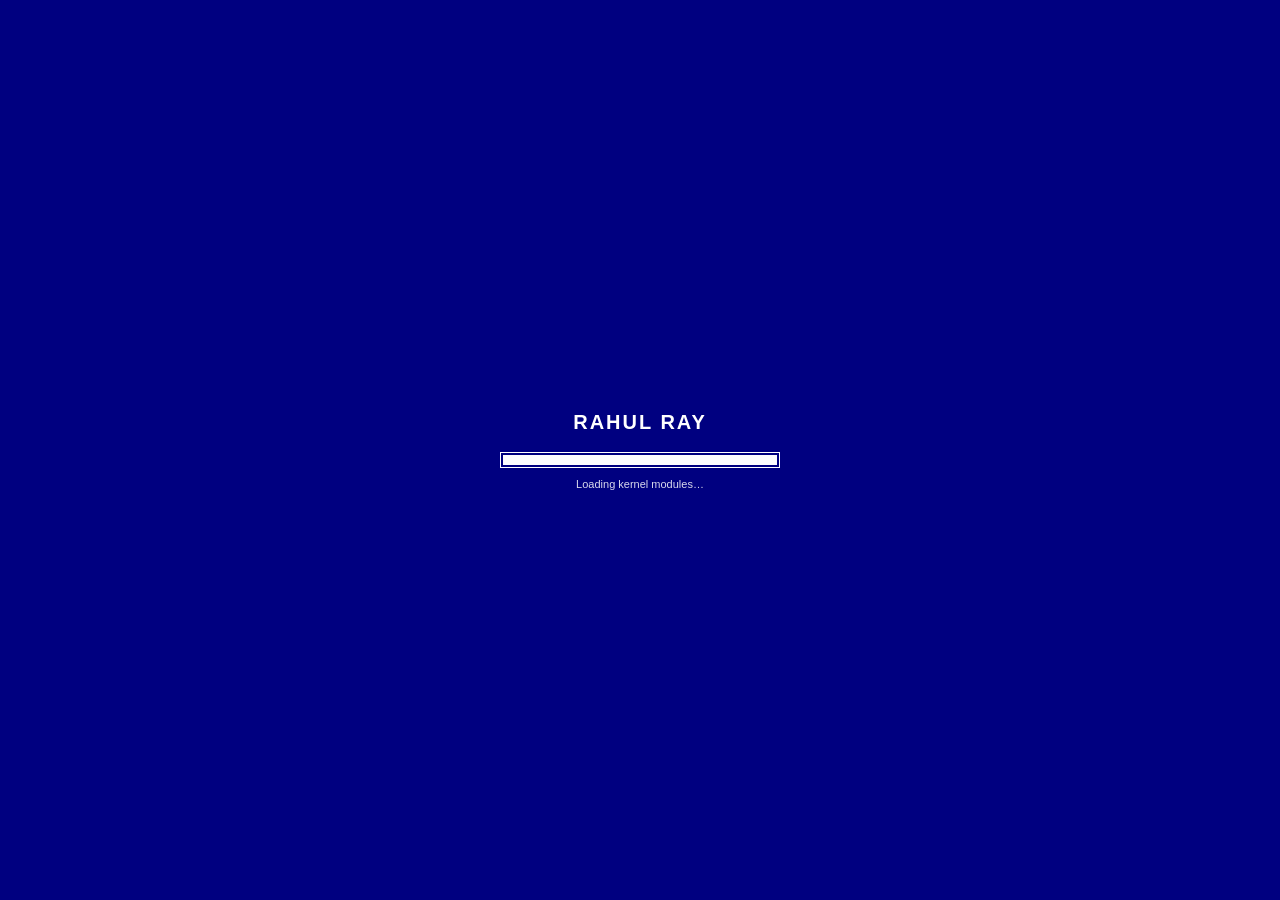
<file: index.html>
<!DOCTYPE html>
<html lang="en">

<head>
    <meta charset="UTF-8">
    <meta name="viewport" content="width=device-width, initial-scale=1.0">
    <title>Rahul Ray — Software Engineer</title>
    <meta name="description"
        content="Rahul Ray — Software Engineer at ICAR-IASRI building backend systems with Python, FastAPI and AWS. Explore my portfolio as a retro Windows 95 desktop.">
    <meta name="theme-color" content="#000080">

    <!-- Link previews (LinkedIn, Slack, X, WhatsApp…) -->
    <link rel="canonical" href="https://r4hulr.github.io/resume-win/">
    <meta property="og:type" content="website">
    <meta property="og:url" content="https://r4hulr.github.io/resume-win/">
    <meta property="og:title" content="Rahul Ray — Software Engineer">
    <meta property="og:description"
        content="Backend & distributed systems engineer. Python · FastAPI · AWS. Explore my portfolio as a retro Windows 95 desktop.">
    <meta property="og:image" content="https://r4hulr.github.io/resume-win/og-image.jpg">
    <meta property="og:image:width" content="1200">
    <meta property="og:image:height" content="630">
    <meta name="twitter:card" content="summary_large_image">

    <link rel="icon" type="image/png" href="favicon.png">
    <link rel="alternate" type="text/html" href="resume.html" title="Plain résumé">
    <link rel="stylesheet" href="styles.css">
</head>

<body>

    <a class="skip-link" href="resume.html">Skip to plain résumé</a>

    <div id="space-bg" class="has-photo">
        <div class="stars-b"></div>
        <div class="stars-a"></div>
        <div class="moon"></div>
        <div class="planet-ring"></div>
        <svg class="ship" viewBox="0 0 100 40" xmlns="http://www.w3.org/2000/svg">
            <polygon points="0,20 55,14 100,20 55,26" fill="#cfd8e6" />
            <polygon points="30,20 55,10 70,20 55,20" fill="#8fa4c2" />
            <circle cx="20" cy="20" r="3" fill="#ffdf8a" />
            <ellipse cx="-4" cy="20" rx="10" ry="2.4" fill="#7fd1ff" opacity="0.6" />
        </svg>
        <div class="ridge"></div>
        <div class="horizon"></div>
    </div>

    <div id="boot-screen">
        <div class="bt">RAHUL RAY</div>
        <div class="bp">
            <div class="bp-fill" id="bp-fill"></div>
        </div>
        <div class="bs">Starting up…</div>
    </div>

    <!-- ===== Desktop icons ===== -->
    <div id="desktop-icons">
        <div class="dicon" tabindex="0" data-open="about">
            <div class="glyph">
                <svg class="ico-pc" width="34" height="34" viewBox="0 0 24 24">
                    <rect x="2" y="3" width="20" height="13" rx="1" />
                    <rect class="screen" x="4" y="5" width="16" height="9" />
                    <rect x="9" y="17" width="6" height="3" />
                    <rect x="6" y="20" width="12" height="1.5" />
                </svg>
            </div>
            <div class="label">About Me</div>
        </div>
        <div class="dicon" tabindex="0" data-open="experience">
            <div class="glyph">
                <svg class="ico-folder" width="34" height="34" viewBox="0 0 24 24">
                    <rect x="2" y="6" width="20" height="14" rx="1" />
                    <path d="M2 6 L2 4 L9 4 L11 6 Z" />
                </svg>
            </div>
            <div class="label">Experience</div>
        </div>
        <div class="dicon" tabindex="0" data-open="skills">
            <div class="glyph">
                <svg class="ico-doc" width="30" height="34" viewBox="0 0 20 24">
                    <rect x="1" y="1" width="18" height="22" />
                    <line x1="4" y1="6" x2="16" y2="6" />
                    <line x1="4" y1="10" x2="16" y2="10" />
                    <line x1="4" y1="14" x2="13" y2="14" />
                </svg>
            </div>
            <div class="label">Skills.txt</div>
        </div>
        <div class="dicon" tabindex="0" data-open="projects">
            <div class="glyph">
                <svg class="ico-folder" width="34" height="34" viewBox="0 0 24 24">
                    <rect x="2" y="6" width="20" height="14" rx="1" />
                    <path d="M2 6 L2 4 L9 4 L11 6 Z" />
                </svg>
            </div>
            <div class="label">Projects</div>
        </div>
        <div class="dicon" tabindex="0" data-open="blog">
            <div class="glyph">
                <!-- Internet Explorer globe icon -->
                <svg width="34" height="34" viewBox="0 0 34 34">
                    <circle cx="17" cy="17" r="15" fill="#1084d0" />
                    <circle cx="17" cy="17" r="15" fill="none" stroke="#005a9e" stroke-width="0.8" />
                    <!-- globe lines -->
                    <ellipse cx="17" cy="17" rx="6" ry="15" fill="none" stroke="#fff" stroke-width="1.2" />
                    <line x1="2" y1="17" x2="32" y2="17" stroke="#fff" stroke-width="1.2" />
                    <path d="M5 10 Q17 14 29 10" fill="none" stroke="#fff" stroke-width="1" />
                    <path d="M5 24 Q17 20 29 24" fill="none" stroke="#fff" stroke-width="1" />
                    <!-- IE 'e' hint -->
                    <text x="17" y="21" text-anchor="middle" font-size="9" font-weight="bold" fill="#fff" font-family="Arial" opacity="0.9">e</text>
                </svg>
            </div>
            <div class="label">Blog (IE)</div>
        </div>
        <div class="dicon" tabindex="0" data-open="resume">
            <div class="glyph">
                <svg class="ico-doc" width="30" height="34" viewBox="0 0 20 24">
                    <rect x="1" y="1" width="18" height="22" />
                    <line x1="4" y1="6" x2="16" y2="6" />
                    <line x1="4" y1="10" x2="16" y2="10" />
                    <line x1="4" y1="14" x2="13" y2="14" />
                    <line x1="4" y1="18" x2="10" y2="18" />
                </svg>
            </div>
            <div class="label">Resume.pdf</div>
        </div>
        <div class="dicon" tabindex="0" data-open="contact">
            <div class="glyph">
                <svg class="ico-mail" width="34" height="26" viewBox="0 0 24 18">
                    <path d="M1 1 H23 V17 H1 Z" />
                    <path d="M1 1 L12 10 L23 1" fill="none" />
                </svg>
            </div>
            <div class="label">Contact Me</div>
        </div>
        <div class="dicon" tabindex="0" data-href="https://github.com/R4hulR">
            <div class="glyph">
                <svg width="30" height="30" viewBox="0 0 16 16">
                    <circle class="ico-github" cx="8" cy="8" r="8" />
                    <path fill="#fff"
                        d="M8 1.3a6.7 6.7 0 0 0-2.1 13c.3.1.5-.2.5-.4v-1.4c-1.9.4-2.3-.8-2.3-.8-.3-.8-.7-1-.7-1-.6-.4 0-.4 0-.4.7 0 1 .7 1 .7.6 1 1.6.7 2 .6.1-.4.2-.7.4-.9-1.5-.2-3-.8-3-3.4 0-.7.3-1.4.7-1.9-.1-.2-.3-1 .1-2 0 0 .6-.2 1.9.7a6.6 6.6 0 0 1 3.4 0c1.3-.9 1.9-.7 1.9-.7.4 1 .2 1.8.1 2 .5.5.7 1.2.7 1.9 0 2.6-1.6 3.2-3 3.4.2.2.4.6.4 1.2v1.8c0 .2.2.5.5.4A6.7 6.7 0 0 0 8 1.3Z" />
                </svg>
            </div>
            <div class="label">GitHub</div>
        </div>
        <div class="dicon" tabindex="0" data-href="https://www.linkedin.com/in/r4hulray">
            <div class="glyph">
                <svg width="30" height="30" viewBox="0 0 24 24">
                    <rect x="1" y="1" width="22" height="22" rx="2" fill="#0a66c2" /><text x="12" y="17" font-size="13"
                        font-weight="bold" fill="#fff" text-anchor="middle" font-family="Arial">in</text>
                </svg>
            </div>
            <div class="label">LinkedIn</div>
        </div>
        <div class="dicon" tabindex="0" data-open="terminal">
            <div class="glyph">
                <svg width="34" height="30" viewBox="0 0 24 20">
                    <rect x="1" y="1" width="22" height="18" fill="#000" stroke="#c0c0c0" />
                    <rect x="1" y="1" width="22" height="3" fill="#000080" />
                    <text x="3" y="14" font-size="7" font-weight="bold" fill="#c0c0c0" font-family="Courier New">C:\&gt;</text>
                </svg>
            </div>
            <div class="label">MS-DOS Prompt</div>
        </div>
        <div class="dicon" tabindex="0" data-open="games">
            <div class="glyph">
                <svg class="ico-folder" width="34" height="34" viewBox="0 0 24 24">
                    <rect x="2" y="6" width="20" height="14" rx="1" />
                    <path d="M2 6 L2 4 L9 4 L11 6 Z" />
                    <circle cx="12" cy="13" r="3.2" fill="#c0392b" stroke="#6b1a12" stroke-width="0.8" />
                </svg>
            </div>
            <div class="label">Games</div>
        </div>
        <div class="dicon" tabindex="0" data-open="bin">
            <div class="glyph">
                <svg class="ico-bin" width="28" height="32" viewBox="0 0 16 18">
                    <path d="M2 4 H14 L13 17 H3 Z" />
                    <rect x="1" y="2" width="14" height="2" />
                    <rect x="6" y="0" width="4" height="2" />
                </svg>
            </div>
            <div class="label">Recycle Bin</div>
        </div>
    </div>

    <!-- ===== ABOUT WINDOW ===== -->
    <div class="window raised" id="win-about" style="top:60px;left:130px;width:520px;height:430px;">
        <div class="titlebar">
            <div class="tb-left">
                <svg width="14" height="14" viewBox="0 0 24 24">
                    <rect x="2" y="3" width="20" height="13" rx="1" fill="#c0c0c0" stroke="#555" />
                    <rect x="4" y="5" width="16" height="9" fill="#3a6ea5" />
                </svg>
                <span>About Me — Rahul Ray</span>
            </div>
            <div class="tb-buttons">
                <button class="win95" data-min>_</button>
                <button class="win95" data-max>▢</button>
                <button class="win95" data-close>✕</button>
            </div>
        </div>
        <div class="window-body" id="about-body">
            <!-- rendered by script.js / renderAbout() -->
        </div>
        <div class="statusbar">Ready</div>
    </div>

    <!-- ===== EXPERIENCE WINDOW ===== -->
    <div class="window raised" id="win-experience" style="top:90px;left:170px;width:560px;height:460px;">
        <div class="titlebar">
            <div class="tb-left">
                <svg width="14" height="14" viewBox="0 0 24 24">
                    <rect x="2" y="6" width="20" height="14" rx="1" fill="#ffd651" stroke="#8a6d00" />
                </svg>
                <span>Experience</span>
            </div>
            <div class="tb-buttons">
                <button class="win95" data-min>_</button>
                <button class="win95" data-max>▢</button>
                <button class="win95" data-close>✕</button>
            </div>
        </div>
        <div class="window-body" id="experience-body">
            <!-- rendered by script.js / renderExperience() -->
        </div>
        <div class="statusbar" id="exp-statusbar"></div>
    </div>

    <!-- ===== SKILLS WINDOW ===== -->
    <div class="window raised" id="win-skills" style="top:70px;left:220px;width:420px;height:400px;">
        <div class="titlebar">
            <div class="tb-left">
                <svg width="14" height="14" viewBox="0 0 20 24">
                    <rect x="1" y="1" width="18" height="22" fill="#fff" stroke="#555" />
                    <line x1="4" y1="6" x2="16" y2="6" stroke="#7a9cc6" stroke-width="2" />
                </svg>
                <span>Skills.txt — Notepad</span>
            </div>
            <div class="tb-buttons">
                <button class="win95" data-min>_</button>
                <button class="win95" data-max>▢</button>
                <button class="win95" data-close>✕</button>
            </div>
        </div>
        <div class="window-body" id="skills-body" style="font-family:'Courier New',monospace;">
            <!-- rendered by script.js / renderSkills() -->
        </div>
        <div class="statusbar" id="skills-statusbar"></div>
    </div>

    <!-- ===== PROJECTS WINDOW ===== -->
    <div class="window raised" id="win-projects" style="top:50px;left:260px;width:600px;height:480px;">
        <div class="titlebar">
            <div class="tb-left">
                <svg width="14" height="14" viewBox="0 0 24 24">
                    <rect x="2" y="6" width="20" height="14" rx="1" fill="#ffd651" stroke="#8a6d00" />
                </svg>
                <span>Projects</span>
            </div>
            <div class="tb-buttons">
                <button class="win95" data-min>_</button>
                <button class="win95" data-max>▢</button>
                <button class="win95" data-close>✕</button>
            </div>
        </div>
        <div class="window-body" id="projects-body">
            <!-- rendered by script.js / renderProjects() -->
        </div>
        <div class="statusbar" id="proj-statusbar"></div>
    </div>

    <!-- ===== RESUME WINDOW ===== -->
    <div class="window raised" id="win-resume" style="top:30px;left:300px;width:640px;height:580px;">
        <div class="titlebar">
            <div class="tb-left">
                <svg width="14" height="14" viewBox="0 0 20 24">
                    <rect x="1" y="1" width="18" height="22" fill="#fff" stroke="#555" />
                    <line x1="4" y1="6" x2="16" y2="6" stroke="#7a9cc6" stroke-width="2" />
                </svg>
                <span>Resume.pdf</span>
            </div>
            <div class="tb-buttons">
                <button class="win95" data-min>_</button>
                <button class="win95" data-max>▢</button>
                <button class="win95" data-close>✕</button>
            </div>
        </div>
        <div class="ie-toolbar raised pdf-toolbar">
            <a class="win95" href="Rahul_Ray.pdf" download="Rahul_Ray.pdf" id="resume-link">💾 Download</a>
            <a class="win95" href="Rahul_Ray.pdf" target="_blank" rel="noopener">↗ Open in new tab</a>
            <a class="win95" href="resume.html">📃 Plain view</a>
        </div>
        <div class="window-body pdf-body">
            <!-- src is set on first open (script.js) so the PDF isn't fetched during boot -->
            <iframe id="resume-frame" title="Rahul Ray résumé (PDF)" data-src="Rahul_Ray.pdf#view=FitH"></iframe>
            <!-- shown instead of the iframe where browsers can't display PDFs inline (most phones) -->
            <div class="pdf-fallback">
                <svg width="46" height="56" viewBox="0 0 20 24">
                    <rect x="1" y="1" width="18" height="22" fill="#fff" stroke="#555" />
                    <line x1="4" y1="6" x2="16" y2="6" stroke="#7a9cc6" stroke-width="2" />
                    <line x1="4" y1="10" x2="16" y2="10" stroke="#7a9cc6" stroke-width="2" />
                    <line x1="4" y1="14" x2="13" y2="14" stroke="#7a9cc6" stroke-width="2" />
                </svg>
                <p>Rahul_Ray.pdf</p>
                <p class="hint">Your browser can't show PDFs here — use the buttons above.</p>
            </div>
        </div>
        <div class="statusbar">88 KB</div>
    </div>

    <!-- ===== CONTACT WINDOW ===== -->
    <div class="window raised" id="win-contact" style="top:100px;left:180px;width:420px;height:440px;">
        <div class="titlebar">
            <div class="tb-left">
                <svg width="14" height="14" viewBox="0 0 24 18">
                    <path d="M1 1 H23 V17 H1 Z" fill="#fff" stroke="#555" />
                </svg>
                <span>Contact Me</span>
            </div>
            <div class="tb-buttons">
                <button class="win95" data-min>_</button>
                <button class="win95" data-max>▢</button>
                <button class="win95" data-close>✕</button>
            </div>
        </div>
        <div class="window-body" id="contact-body">
            <!-- rendered by script.js / renderContact() -->
        </div>
        <div class="statusbar" id="contact-statusbar">Ready</div>
    </div>

    <!-- ===== MS-DOS PROMPT (TERMINAL) WINDOW ===== -->
    <div class="window raised" id="win-terminal" style="top:140px;left:300px;width:560px;height:340px;">
        <div class="titlebar">
            <div class="tb-left">
                <svg width="14" height="14" viewBox="0 0 24 20">
                    <rect x="1" y="1" width="22" height="18" fill="#000" stroke="#c0c0c0" />
                    <rect x="1" y="1" width="22" height="3" fill="#000080" />
                </svg>
                <span>MS-DOS Prompt</span>
            </div>
            <div class="tb-buttons">
                <button class="win95" data-min>_</button>
                <button class="win95" data-max>▢</button>
                <button class="win95" data-close>✕</button>
            </div>
        </div>
        <div class="window-body term-body" id="term-body">
            <div id="term-out"></div>
            <div class="term-line">
                <span class="term-prompt">C:\RAHUL&gt;</span>
                <input id="term-in" autocomplete="off" autocapitalize="off" spellcheck="false" aria-label="Terminal input">
            </div>
        </div>
    </div>

    <!-- ===== DISPLAY PROPERTIES WINDOW ===== -->
    <div class="window raised" id="win-display" style="top:70px;left:280px;width:360px;height:500px;">
        <div class="titlebar">
            <div class="tb-left">
                <svg width="14" height="14" viewBox="0 0 24 24">
                    <rect x="2" y="3" width="20" height="13" rx="1" fill="#c0c0c0" stroke="#555" />
                    <rect x="4" y="5" width="16" height="9" fill="#008080" />
                </svg>
                <span>Display Properties</span>
            </div>
            <div class="tb-buttons">
                <button class="win95" data-min>_</button>
                <button class="win95" data-max>▢</button>
                <button class="win95" data-close>✕</button>
            </div>
        </div>
        <div class="window-body" id="display-body">
            <!-- rendered by script.js / renderDisplay() -->
        </div>
        <div class="statusbar">Changes are saved automatically</div>
    </div>

    <!-- ===== RECYCLE BIN WINDOW ===== -->
    <div class="window raised" id="win-bin" style="top:100px;left:240px;width:560px;height:300px;">
        <div class="titlebar">
            <div class="tb-left">
                <svg width="14" height="14" viewBox="0 0 16 18">
                    <path d="M2 4 H14 L13 17 H3 Z" fill="#e5e5e5" stroke="#555" />
                    <rect x="1" y="2" width="14" height="2" fill="#e5e5e5" stroke="#555" />
                </svg>
                <span>Recycle Bin</span>
            </div>
            <div class="tb-buttons">
                <button class="win95" data-min>_</button>
                <button class="win95" data-max>▢</button>
                <button class="win95" data-close>✕</button>
            </div>
        </div>
        <div class="window-body bin-body" id="bin-body">
            <!-- rendered by script.js / renderBin() -->
        </div>
        <div class="statusbar" id="bin-statusbar"></div>
    </div>

    <!-- ===== GAMES FOLDER ===== -->
    <div class="window raised" id="win-games" style="top:90px;left:220px;width:380px;height:190px;">
        <div class="titlebar">
            <div class="tb-left">
                <svg width="14" height="14" viewBox="0 0 24 24">
                    <rect x="2" y="6" width="20" height="14" rx="1" fill="#ffd651" stroke="#8a6d00" />
                </svg>
                <span>Games</span>
            </div>
            <div class="tb-buttons">
                <button class="win95" data-min>_</button>
                <button class="win95" data-max>▢</button>
                <button class="win95" data-close>✕</button>
            </div>
        </div>
        <div class="window-body folder-view">
            <div class="dicon" tabindex="0" data-open="bugsquash">
                <div class="glyph">
                    <svg width="32" height="32" viewBox="0 0 24 24">
                        <path d="M6 11 L2 9 M6 15 L2 15 M6 19 L3 21 M18 11 L22 9 M18 15 L22 15 M18 19 L21 21"
                            stroke="#1d4a16" stroke-width="1.5" />
                        <ellipse cx="12" cy="14" rx="6" ry="7" fill="#3c8d2f" stroke="#1d4a16" />
                        <circle cx="12" cy="6" r="3.5" fill="#1d4a16" />
                    </svg>
                </div>
                <div class="label">Bug Squash</div>
            </div>
            <div class="dicon" tabindex="0" data-open="dodger">
                <div class="glyph">
                    <svg width="32" height="32" viewBox="0 0 24 24">
                        <rect width="24" height="24" rx="2" fill="#0a0a2a" />
                        <circle cx="5" cy="5" r=".8" fill="#fff" />
                        <circle cx="19" cy="19" r=".8" fill="#fff" />
                        <circle cx="17" cy="5" r=".6" fill="#fff" />
                        <polygon points="3,12 13,9.5 21,12 13,14.5" fill="#cfd8e6" />
                        <polygon points="9,12 13,8 16,12" fill="#8fa4c2" />
                    </svg>
                </div>
                <div class="label">Star Dodger</div>
            </div>
            <div class="dicon" tabindex="0" data-open="match">
                <div class="glyph">
                    <svg width="32" height="32" viewBox="0 0 24 24">
                        <rect x="2" y="5" width="12" height="16" rx="1" fill="#000080" stroke="#fff"
                            transform="rotate(-10 8 13)" />
                        <rect x="10" y="3" width="12" height="16" rx="1" fill="#fff" stroke="#555" />
                        <text x="16" y="14" font-size="7" text-anchor="middle" fill="#000080" font-family="Arial"
                            font-weight="bold">{ }</text>
                    </svg>
                </div>
                <div class="label">Tech Match</div>
            </div>
        </div>
        <div class="statusbar">3 object(s)</div>
    </div>

    <!-- ===== BUG SQUASH ===== -->
    <div class="window raised" id="win-bugsquash" style="top:60px;left:320px;width:360px;height:420px;">
        <div class="titlebar">
            <div class="tb-left">
                <svg width="14" height="14" viewBox="0 0 24 24">
                    <ellipse cx="12" cy="14" rx="6" ry="7" fill="#3c8d2f" stroke="#1d4a16" />
                    <circle cx="12" cy="6" r="3.5" fill="#1d4a16" />
                </svg>
                <span>Bug Squash</span>
            </div>
            <div class="tb-buttons">
                <button class="win95" data-min>_</button>
                <button class="win95" data-max>▢</button>
                <button class="win95" data-close>✕</button>
            </div>
        </div>
        <div class="window-body"><!-- rendered by games.js --></div>
        <div class="statusbar"></div>
    </div>

    <!-- ===== STAR DODGER ===== -->
    <div class="window raised" id="win-dodger" style="top:70px;left:260px;width:560px;height:400px;">
        <div class="titlebar">
            <div class="tb-left">
                <svg width="14" height="14" viewBox="0 0 24 24">
                    <rect width="24" height="24" rx="2" fill="#0a0a2a" />
                    <polygon points="3,12 13,9.5 21,12 13,14.5" fill="#cfd8e6" />
                </svg>
                <span>Star Dodger</span>
            </div>
            <div class="tb-buttons">
                <button class="win95" data-min>_</button>
                <button class="win95" data-max>▢</button>
                <button class="win95" data-close>✕</button>
            </div>
        </div>
        <div class="window-body game-canvas-body"><!-- rendered by games.js --></div>
        <div class="statusbar"></div>
    </div>

    <!-- ===== TECH MATCH ===== -->
    <div class="window raised" id="win-match" style="top:50px;left:300px;width:420px;height:440px;">
        <div class="titlebar">
            <div class="tb-left">
                <svg width="14" height="14" viewBox="0 0 24 24">
                    <rect x="10" y="3" width="12" height="16" rx="1" fill="#fff" stroke="#555" />
                    <rect x="2" y="5" width="12" height="16" rx="1" fill="#000080" stroke="#fff" />
                </svg>
                <span>Tech Match</span>
            </div>
            <div class="tb-buttons">
                <button class="win95" data-min>_</button>
                <button class="win95" data-max>▢</button>
                <button class="win95" data-close>✕</button>
            </div>
        </div>
        <div class="window-body"><!-- rendered by games.js --></div>
        <div class="statusbar"></div>
    </div>

    <!-- ===== BLOG / INTERNET EXPLORER WINDOW ===== -->
    <div class="window raised" id="win-blog" style="top:80px;left:200px;width:600px;height:480px;">
        <div class="titlebar">
            <div class="tb-left">
                <!-- IE globe icon (small, for titlebar) -->
                <svg width="14" height="14" viewBox="0 0 34 34">
                    <circle cx="17" cy="17" r="15" fill="#1084d0" />
                    <ellipse cx="17" cy="17" rx="6" ry="15" fill="none" stroke="#fff" stroke-width="1.5" />
                    <line x1="2" y1="17" x2="32" y2="17" stroke="#fff" stroke-width="1.5" />
                    <path d="M5 10 Q17 14 29 10" fill="none" stroke="#fff" stroke-width="1" />
                    <path d="M5 24 Q17 20 29 24" fill="none" stroke="#fff" stroke-width="1" />
                </svg>
                <span id="blog-title-text">Blog — Internet Explorer</span>
            </div>
            <div class="tb-buttons">
                <button class="win95" data-min>_</button>
                <button class="win95" data-max>▢</button>
                <button class="win95" data-close>✕</button>
            </div>
        </div>

        <!-- IE Toolbar -->
        <div class="ie-toolbar raised">
            <button class="win95 ie-nav-btn" id="blog-back" disabled title="Back">◄</button>
            <button class="win95 ie-nav-btn" id="blog-fwd" disabled title="Forward">►</button>
            <div class="ie-toolbar-sep"></div>
            <span class="ie-addr-label">Address</span>
            <div class="ie-addr-bar sunken" id="blog-addr">https://medium.com/@R4hulRay</div>
            <button class="win95 ie-go-btn" id="blog-go">Go</button>
        </div>

        <div class="window-body" id="blog-body">
            <!-- rendered by script.js / renderBlog() -->
        </div>

        <div class="statusbar ie-statusbar">
            <span class="ie-status-text" id="blog-status-text">Done</span>
            <span class="ie-zone">🌐 Internet zone</span>
        </div>
    </div>

    <!-- ===== Start Menu ===== -->
    <div id="start-menu" class="raised">
        <div class="sm-inner">
            <div class="sm-side"><span>RAHUL RAY</span></div>
            <div class="sm-items">
                <div class="sm-item" data-open="about"><span class="glyph">🖥</span> About Me</div>
                <div class="sm-item" data-open="experience"><span class="glyph">📁</span> Experience</div>
                <div class="sm-item" data-open="skills"><span class="glyph">📄</span> Skills</div>
                <div class="sm-item" data-open="projects"><span class="glyph">📁</span> Projects</div>
                <div class="sm-item" data-open="blog"><span class="glyph">🌐</span> Blog</div>
                <div class="sm-item" data-open="resume"><span class="glyph">📄</span> Resume</div>
                <div class="sm-item" data-href-self="resume.html"><span class="glyph">📃</span> Plain View</div>
                <div class="sm-item" data-open="contact"><span class="glyph">✉</span> Contact Me</div>
                <div class="sm-divider"></div>
                <div class="sm-item" data-open="games"><span class="glyph">🎮</span> Games</div>
                <div class="sm-item" data-open="terminal"><span class="glyph">▣</span> MS-DOS Prompt</div>
                <div class="sm-item" data-open="display"><span class="glyph">🎨</span> Display Properties</div>
                <div class="sm-divider"></div>
                <div class="sm-item" data-href="https://github.com/R4hulr"><span class="glyph">⌥</span> GitHub</div>
                <div class="sm-item" data-href="https://www.linkedin.com/in/r4hulray"><span class="glyph">in</span>
                    LinkedIn</div>
                <div class="sm-divider"></div>
                <div class="sm-item" data-action="shutdown"><span class="glyph">⏻</span> Shut Down…</div>
            </div>
        </div>
    </div>

    <!-- ===== Desktop right-click menu ===== -->
    <div id="ctx-menu" class="raised" role="menu">
        <div class="ctx-item" data-action="arrange">Arrange Icons</div>
        <div class="ctx-item" data-action="refresh">Refresh</div>
        <div class="sm-divider"></div>
        <div class="ctx-item" data-open="terminal">Open MS-DOS Prompt</div>
        <div class="ctx-item" data-open="bin">Open Recycle Bin</div>
        <div class="sm-divider"></div>
        <div class="ctx-item" data-open="display">Properties</div>
    </div>

    <div id="shutdown-screen">
        <p>It's now safe to turn off<br>your computer.</p>
        <small>Click anywhere to restart</small>
    </div>

    <div id="crt"></div>

    <!-- ===== Taskbar ===== -->
    <div id="taskbar">
        <button class="win95" id="start-btn">
            <svg class="star" viewBox="0 0 24 24">
                <path fill="#ffcc00" stroke="#a67c00" stroke-width="1"
                    d="M12 1 L15 8 L23 9 L17 14 L19 22 L12 18 L5 22 L7 14 L1 9 L9 8 Z" />
            </svg>
            Start
        </button>
        <div id="taskbar-sep"></div>
        <div id="taskbar-items"></div>
        <div id="tray" class="sunken">
            <button id="sound-btn" type="button" aria-pressed="false" title="Sound: off">
                <svg width="16" height="16" viewBox="0 0 16 16">
                    <path d="M2 6 H5 L9 2.5 V13.5 L5 10 H2 Z" fill="#fff" stroke="#000" stroke-width="1" />
                    <g class="snd-waves" fill="none" stroke="#000" stroke-width="1.2">
                        <path d="M11 5.5 Q12.5 8 11 10.5" />
                        <path d="M12.8 3.8 Q15.4 8 12.8 12.2" />
                    </g>
                    <g class="snd-mute" stroke="#c00" stroke-width="1.6">
                        <line x1="11" y1="5.5" x2="15" y2="10.5" />
                        <line x1="15" y1="5.5" x2="11" y2="10.5" />
                    </g>
                </svg>
            </button>
            <span id="clock"></span>
        </div>
    </div>

    <canvas id="screensaver" aria-hidden="true"></canvas>

    <script src="data.js"></script>
    <script src="sound.js"></script>
    <script src="games.js"></script>
    <script src="script.js"></script>
</body>

</html>
</file>
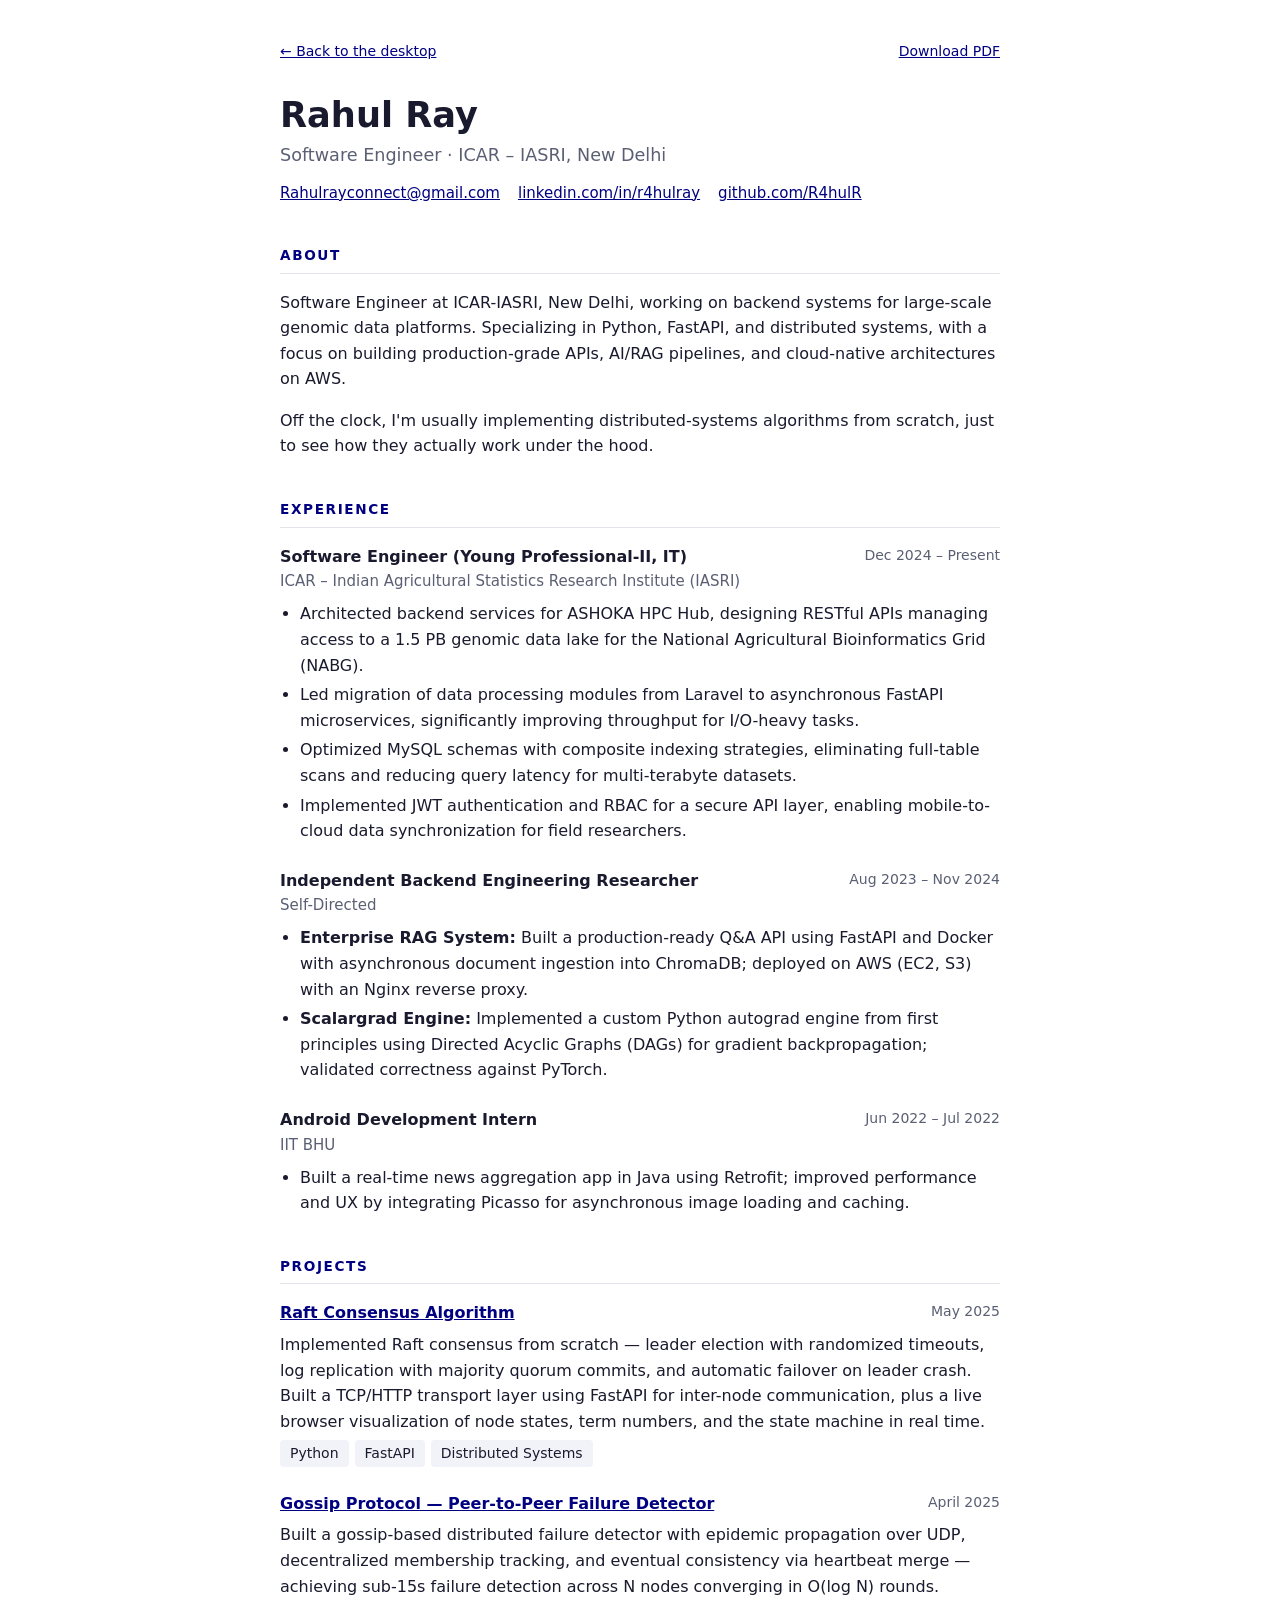
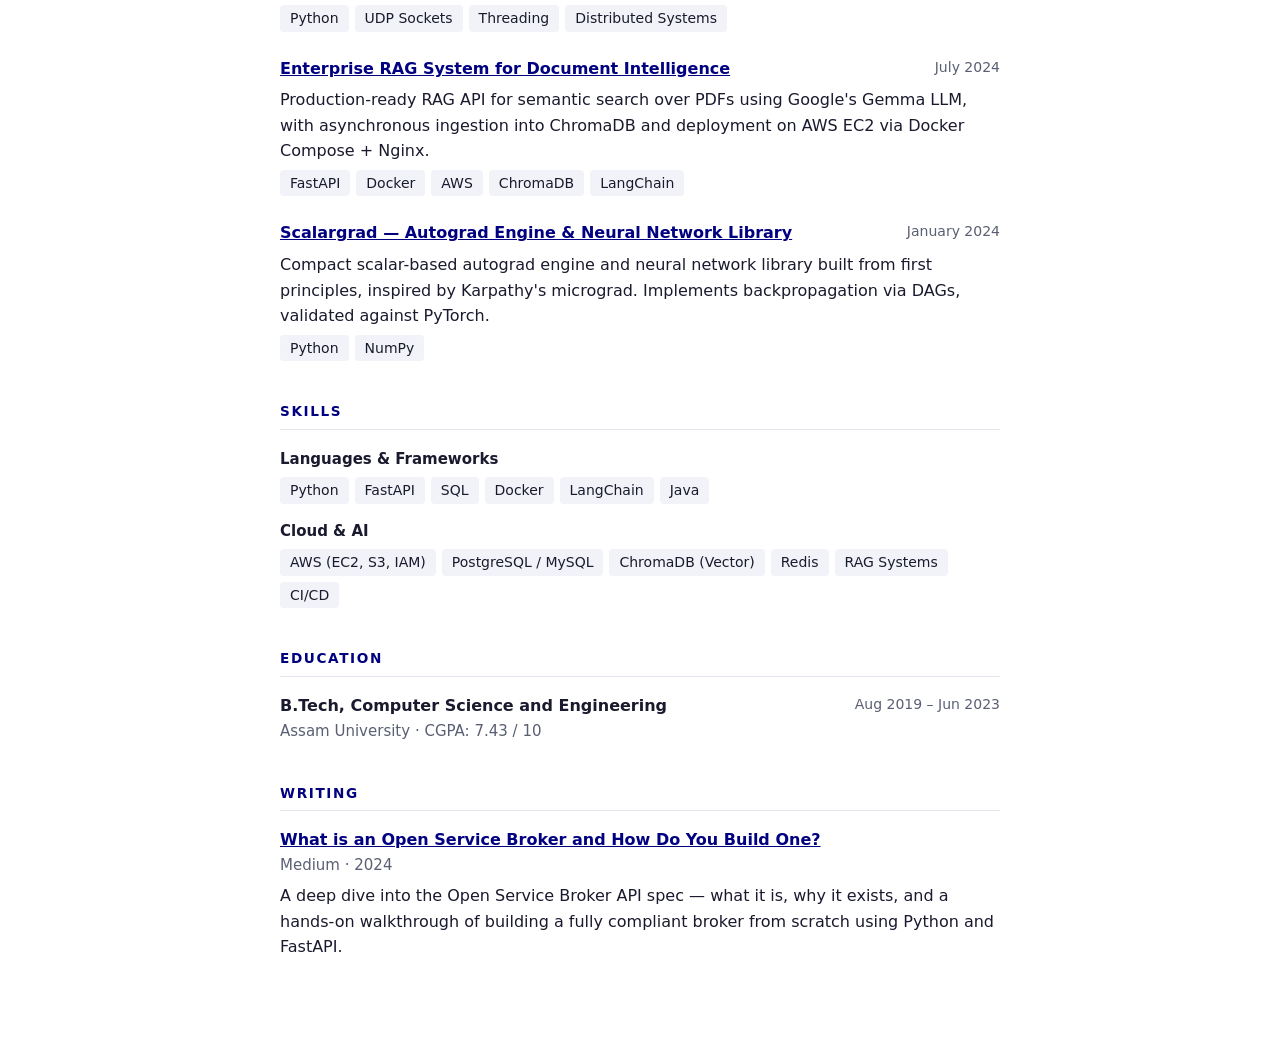
<file: resume.html>
<!DOCTYPE html>
<html lang="en">

<head>
    <meta charset="UTF-8">
    <meta name="viewport" content="width=device-width, initial-scale=1.0">
    <title>Rahul Ray — Software Engineer (Résumé)</title>
    <meta name="description"
        content="Rahul Ray — Software Engineer at ICAR-IASRI building backend systems with Python, FastAPI and AWS. Experience, projects, skills and writing.">
    <link rel="canonical" href="https://r4hulr.github.io/resume-win/resume.html">
    <meta property="og:type" content="profile">
    <meta property="og:url" content="https://r4hulr.github.io/resume-win/resume.html">
    <meta property="og:title" content="Rahul Ray — Software Engineer (Résumé)">
    <meta property="og:description"
        content="Backend & distributed systems engineer. Python · FastAPI · AWS.">
    <meta property="og:image" content="https://r4hulr.github.io/resume-win/og-image.jpg">
    <meta name="twitter:card" content="summary_large_image">
    <link rel="icon" type="image/png" href="favicon.png">
    <style>
        :root {
            --ink: #1a1a2e;
            --muted: #5a5f73;
            --line: #e3e5ec;
            --accent: #000080;
            --bg: #ffffff;
            --chip: #f1f3f8;
        }

        @media (prefers-color-scheme: dark) {
            :root {
                --ink: #e8e9f0;
                --muted: #a0a4b8;
                --line: #2c2f40;
                --accent: #8fb4ff;
                --bg: #12131c;
                --chip: #1f2130;
            }
        }

        * { box-sizing: border-box; }

        body {
            margin: 0;
            background: var(--bg);
            color: var(--ink);
            font: 16px/1.6 "Segoe UI", system-ui, -apple-system, Roboto, sans-serif;
        }

        main { max-width: 760px; margin: 0 auto; padding: 40px 20px 64px; }
        a { color: var(--accent); }

        .topbar {
            display: flex; justify-content: space-between; flex-wrap: wrap; gap: 8px;
            font-size: 14px; margin-bottom: 32px;
        }

        header h1 { font-size: 2.2rem; margin: 0; line-height: 1.2; }
        .role { font-size: 1.1rem; color: var(--muted); margin: 4px 0 12px; }
        .contact { display: flex; flex-wrap: wrap; gap: 6px 18px; font-size: 15px; }

        h2 {
            font-size: .85rem; letter-spacing: .12em; text-transform: uppercase;
            color: var(--accent); border-bottom: 1px solid var(--line);
            padding-bottom: 6px; margin: 40px 0 16px;
        }

        .entry { margin-bottom: 24px; }
        .entry-head { display: flex; justify-content: space-between; gap: 12px; flex-wrap: wrap; }
        .entry-title { font-weight: 600; }
        .entry-date { color: var(--muted); font-size: 14px; white-space: nowrap; }
        .entry-org { color: var(--muted); font-size: 15px; }
        .entry ul { margin: 8px 0 0; padding-left: 20px; }
        .entry li { margin-bottom: 4px; }
        .entry p { margin: 6px 0 0; }

        .chips { display: flex; flex-wrap: wrap; gap: 6px; margin-top: 6px; }
        .chip { background: var(--chip); border-radius: 4px; padding: 2px 10px; font-size: 14px; }
        .skill-group { margin-bottom: 14px; }
        .skill-group strong { font-size: 15px; }

        @media print {
            .topbar { display: none; }
            main { padding: 0; }
            body { font-size: 12px; }
            h2 { margin-top: 20px; }
            a { color: inherit; text-decoration: none; }
        }
    </style>
</head>

<body>
    <main id="resume">
        <noscript>
            <p>This page needs JavaScript. You can also <a href="Rahul_Ray.pdf">download the PDF résumé</a>.</p>
        </noscript>
    </main>

    <script src="data.js"></script>
    <script>
        (function () {
            const p = DATA.profile;
            const host = url => url.replace(/^https?:\/\/(www\.)?/, '');

            const experience = DATA.experience.map(job => `
                <div class="entry">
                    <div class="entry-head">
                        <span class="entry-title">${job.title} ${job.subtitle || ''}</span>
                        <span class="entry-date">${job.date}</span>
                    </div>
                    <div class="entry-org">${job.org}</div>
                    <ul>${job.bullets.map(b => `<li>${b}</li>`).join('')}</ul>
                </div>`).join('');

            const projects = DATA.projects.map(proj => `
                <div class="entry">
                    <div class="entry-head">
                        <a class="entry-title" href="${proj.href}">${proj.title}</a>
                        <span class="entry-date">${proj.meta.split('·').pop().trim()}</span>
                    </div>
                    <p>${proj.desc}</p>
                    <div class="chips">${proj.tech.split('·').map(t => `<span class="chip">${t.trim()}</span>`).join('')}</div>
                </div>`).join('');

            const skills = DATA.skills.map(g => `
                <div class="skill-group">
                    <strong>${g.group}</strong>
                    <div class="chips">${g.chips.map(c => `<span class="chip">${c}</span>`).join('')}</div>
                </div>`).join('');

            const education = DATA.education.map(edu => `
                <div class="entry">
                    <div class="entry-head">
                        <span class="entry-title">${edu.degree}</span>
                        <span class="entry-date">${edu.date}</span>
                    </div>
                    <div class="entry-org">${edu.org} · ${edu.gpa}</div>
                </div>`).join('');

            const writing = (DATA.blog || []).map(post => `
                <div class="entry">
                    <a class="entry-title" href="${post.url}">${post.title}</a>
                    <div class="entry-org">${post.date}</div>
                    <p>${post.summary}</p>
                </div>`).join('');

            document.getElementById('resume').innerHTML = `
                <nav class="topbar">
                    <a href="index.html">← Back to the desktop</a>
                    <a href="Rahul_Ray.pdf" download>Download PDF</a>
                </nav>
                <header>
                    <h1>${p.name}</h1>
                    <div class="role">${p.title} · ${p.org}</div>
                    <div class="contact">
                        <a href="mailto:${p.email}">${p.email}</a>
                        <a href="${p.linkedin}">${host(p.linkedin)}</a>
                        <a href="${p.github}">${host(p.github)}</a>
                    </div>
                </header>
                <h2>About</h2>
                ${p.bio.map(b => `<p>${b}</p>`).join('')}
                <h2>Experience</h2>
                ${experience}
                <h2>Projects</h2>
                ${projects}
                <h2>Skills</h2>
                ${skills}
                <h2>Education</h2>
                ${education}
                ${writing ? `<h2>Writing</h2>${writing}` : ''}
            `;
        })();
    </script>
</body>

</html>
</file>
<file: styles.css>
:root{
    --win-face:#c0c0c0;
    --win-face-dark:#808080;
    --win-shadow:#404040;
    --win-light:#ffffff;
    --win-highlight:#dfdfdf;
    --titlebar-1:#000080;
    --titlebar-2:#1084d0;
    --titlebar-inactive-1:#808080;
    --titlebar-inactive-2:#b5b5b5;
    --desktop:#008080;
    --accent:#000080;
    --font: "Tahoma","Segoe UI",Verdana,sans-serif;
  }

  /* ---------- colour schemes (Display Properties / `theme` command) ---------- */
  :root[data-theme="plum"]{
    --titlebar-1:#402040; --titlebar-2:#a0729a;
    --win-face:#c8c0c8; --win-highlight:#e4dce4; --win-face-dark:#8c7c8c;
    --accent:#402040; --desktop:#4a3050;
  }
  :root[data-theme="marine"]{
    --titlebar-1:#004040; --titlebar-2:#00a0a0;
    --win-face:#c0cccc; --win-highlight:#dfe8e8; --win-face-dark:#7a8c8c;
    --accent:#005a5a; --desktop:#003838;
  }
  :root[data-theme="desert"]{
    --titlebar-1:#804000; --titlebar-2:#d09848;
    --win-face:#d5ccbb; --win-highlight:#ebe5da; --win-face-dark:#a2957d;
    --accent:#7a3d00; --desktop:#a28d68;
  }
  :root[data-theme="hotdog"]{
    --titlebar-1:#ff0000; --titlebar-2:#ff4040;
    --titlebar-inactive-1:#000; --titlebar-inactive-2:#404040;
    --win-face:#ffff00; --win-highlight:#ffff80; --win-face-dark:#c0c000;
    --accent:#d00000; --desktop:#ff0000;
  }
  *{box-sizing:border-box;}
  html,body{
    margin:0;padding:0;height:100%;
    font-family:var(--font);
    font-size:12px;
    overflow:hidden;
    -webkit-user-select:none;user-select:none;
  }
  body{
    background:#050512;
    height:100vh;
    width:100vw;
    position:relative;
  }

  /* Hidden until focused with the keyboard (first Tab on the page) */
  .skip-link{
    position:fixed;top:-40px;left:8px;z-index:10000;
    background:var(--win-face);color:#000;padding:6px 12px;
    border:2px solid var(--accent);text-decoration:none;font-weight:bold;
  }
  .skip-link:focus{top:8px;}

  /* ---------- retro space background ---------- */
  /* To use your own photo/art instead of the drawn scene:
     1. Put your image next to index.html, e.g. "space-bg.jpg"
     2. Add class="has-photo" to the #space-bg div in index.html
     3. Update the url() below to match your filename                */
  #space-bg{
    position:fixed;inset:0;
    z-index:0;
    overflow:hidden;
    background:
      radial-gradient(ellipse at 30% 20%, rgba(120,60,180,0.25), transparent 55%),
      radial-gradient(ellipse at 75% 10%, rgba(30,80,160,0.30), transparent 50%),
      linear-gradient(180deg,#02020a 0%, #0a0a2a 45%, #1a0e3a 75%, #2a0f2f 100%);
  }
  #space-bg.has-photo{
    background-image:url('space-bg.jpg');
    background-size:cover;
    background-position:center;
  }
  #space-bg.has-photo::before{
    content:"";
    position:absolute;inset:0;
    background:linear-gradient(180deg, rgba(2,2,10,0.15) 0%, rgba(2,2,10,0.55) 100%);
  }
  #space-bg.teal{ background:var(--desktop); }
  #space-bg.teal > *{ display:none; }
  /* hide the hand-drawn elements automatically when a photo is active */
  #space-bg.has-photo .stars-a,
  #space-bg.has-photo .stars-b,
  #space-bg.has-photo .moon,
  #space-bg.has-photo .planet-ring,
  #space-bg.has-photo .ship,
  #space-bg.has-photo .ridge{
    display:none;
  }
  #space-bg .stars-a, #space-bg .stars-b, #space-bg .stars-c{
    position:absolute;inset:0;
    background-repeat:repeat;
  }
  #space-bg .stars-a{
    background-image: radial-gradient(1.5px 1.5px at 20% 30%, #fff, transparent),
      radial-gradient(1px 1px at 60% 70%, #fff, transparent),
      radial-gradient(1.5px 1.5px at 80% 20%, #fff, transparent),
      radial-gradient(1px 1px at 35% 85%, #fff, transparent),
      radial-gradient(1.2px 1.2px at 90% 60%, #fff, transparent),
      radial-gradient(1px 1px at 10% 65%, #fff, transparent);
    background-size: 220px 220px;
    animation: twinkle 4s ease-in-out infinite;
  }
  #space-bg .stars-b{
    background-image: radial-gradient(1px 1px at 15% 15%, #cfe, transparent),
      radial-gradient(1px 1px at 50% 50%, #fff, transparent),
      radial-gradient(1px 1px at 75% 80%, #fff, transparent),
      radial-gradient(1px 1px at 92% 40%, #cfe, transparent);
    background-size: 140px 140px;
    animation: twinkle 3s ease-in-out infinite reverse;
  }
  #space-bg .moon{
    position:absolute;
    top:-90px; right:60px;
    width:220px;height:220px;
    border-radius:50%;
    background:radial-gradient(circle at 38% 35%, #fdf6e3 0%, #e8d9a8 35%, #b79a5a 70%, #8a7440 100%);
    box-shadow: 0 0 70px 10px rgba(240,220,150,0.35), inset -30px -20px 40px rgba(0,0,0,0.35);
  }
  #space-bg .planet-ring{
    position:absolute;
    bottom:14%; left:6%;
    width:120px;height:120px;
    border-radius:50%;
    background:radial-gradient(circle at 35% 30%, #ff9a6c, #b8461f 60%, #5c1e0c 100%);
    box-shadow:0 0 40px rgba(255,120,60,0.25);
  }
  #space-bg .planet-ring::after{
    content:"";
    position:absolute;
    top:50%;left:50%;
    width:230px;height:46px;
    border:3px solid rgba(230,200,255,0.35);
    border-radius:50%;
    transform:translate(-50%,-50%) rotate(-18deg);
  }
  #space-bg .horizon{
    position:absolute;left:0;right:0;bottom:0;height:34vh;
    background:
      linear-gradient(180deg, transparent 0%, rgba(10,5,25,0.9) 60%, #0a0518 100%);
  }
  #space-bg .ridge{
    position:absolute;left:0;right:0;bottom:0;height:22vh;
    background:#0d0a1c;
    clip-path: polygon(0% 100%, 0% 55%, 6% 40%, 14% 58%, 22% 30%, 30% 50%, 40% 20%, 50% 48%, 58% 35%, 68% 60%, 78% 25%, 88% 46%, 96% 32%, 100% 50%, 100% 100%);
  }
  #space-bg .ship{
    position:absolute;
    top:38%; left:-6%;
    width:90px; height:auto;
    opacity:0.9;
    filter: drop-shadow(0 0 10px rgba(150,200,255,0.5));
    animation: fly 38s linear infinite;
  }
  @keyframes fly{
    0%{ transform: translate(0, 0) scale(1); }
    100%{ transform: translate(120vw, -6vh) scale(1.4); }
  }
  @keyframes twinkle{
    0%,100%{opacity:1;}
    50%{opacity:.55;}
  }
  @media (prefers-reduced-motion: reduce){
    #space-bg .ship{animation:none; left:20%; top:35%;}
    #space-bg .stars-a, #space-bg .stars-b{animation:none;}
  }

  /* ---------- generic win95 borders ---------- */
  .raised{
    background:var(--win-face);
    border-top:1px solid var(--win-light);
    border-left:1px solid var(--win-light);
    border-right:1px solid var(--win-shadow);
    border-bottom:1px solid var(--win-shadow);
    box-shadow: inset 1px 1px 0 var(--win-highlight), inset -1px -1px 0 var(--win-face-dark);
  }
  .sunken{
    background:var(--win-face);
    border-top:1px solid var(--win-shadow);
    border-left:1px solid var(--win-shadow);
    border-right:1px solid var(--win-light);
    border-bottom:1px solid var(--win-light);
    box-shadow: inset 1px 1px 0 var(--win-face-dark), inset -1px -1px 0 var(--win-highlight);
  }
  button.win95{
    font-family:var(--font);
    font-size:12px;
    background:var(--win-face);
    border-top:1px solid var(--win-light);
    border-left:1px solid var(--win-light);
    border-right:1px solid var(--win-shadow);
    border-bottom:1px solid var(--win-shadow);
    box-shadow: inset 1px 1px 0 var(--win-highlight), inset -1px -1px 0 var(--win-face-dark);
    padding:4px 12px;
    cursor:pointer;
    color:#000;
  }
  button.win95:active{
    border-top:1px solid var(--win-shadow);
    border-left:1px solid var(--win-shadow);
    border-right:1px solid var(--win-light);
    border-bottom:1px solid var(--win-light);
    box-shadow:none;
    padding:5px 11px 3px 13px;
  }

  a.win95{
    display:inline-flex;align-items:center;gap:4px;
    font-family:var(--font);font-size:12px;color:#000;text-decoration:none;
    background:var(--win-face);
    border-top:1px solid var(--win-light);
    border-left:1px solid var(--win-light);
    border-right:1px solid var(--win-shadow);
    border-bottom:1px solid var(--win-shadow);
    box-shadow: inset 1px 1px 0 var(--win-highlight), inset -1px -1px 0 var(--win-face-dark);
    padding:3px 10px;
  }
  a.win95:active{
    border-color:var(--win-shadow) var(--win-light) var(--win-light) var(--win-shadow);
    box-shadow:none;
  }
  button.win95:disabled{
    color:var(--win-face-dark);
    text-shadow:1px 1px 0 var(--win-light);
    cursor:default;
  }
  button.win95:disabled:active{
    border-color:var(--win-light) var(--win-shadow) var(--win-shadow) var(--win-light);
    box-shadow: inset 1px 1px 0 var(--win-highlight), inset -1px -1px 0 var(--win-face-dark);
    padding:4px 12px;
  }

  /* ---------- desktop icons ---------- */
  #desktop-icons{
    position:absolute;
    top:14px;left:12px;
    display:flex;
    flex-direction:column;
    flex-wrap:wrap;
    align-content:flex-start;
    height:calc(100vh - 100px);
    gap:2px;
    z-index:1;
  }
  .dicon{
    width:92px;
    padding:6px 2px;
    display:flex;
    flex-direction:column;
    align-items:center;
    text-align:center;
    cursor:pointer;
    color:#fff;
    text-shadow:1px 1px 1px rgba(0,0,0,0.8);
  }
  .dicon:focus, .dicon.selected{
    outline:1px dotted #fff;
  }
  .dicon .glyph{
    width:38px;height:38px;
    margin-bottom:4px;
    display:flex;align-items:center;justify-content:center;
  }
  .dicon .label{
    font-size:11px;
    line-height:1.25;
    padding:1px 3px;
  }
  .dicon.selected .label{
    background:var(--accent);
  }
  /* after the first icon drag, icons are absolutely positioned (script.js) */
  #desktop-icons.free{display:block;top:0;left:0;right:0;bottom:30px;height:auto;pointer-events:none;}
  #desktop-icons.free > .dicon{position:absolute;pointer-events:auto;}
  .dicon.dragging{opacity:.7;z-index:2;cursor:grabbing;}
  .dicon .glyph{transition:filter .15s ease, transform .15s ease;}
  .dicon:hover .glyph{filter:drop-shadow(0 0 6px rgba(160,210,255,.65));transform:translateY(-1px);}
  .dicon.selected .glyph{filter:brightness(.75) sepia(1) hue-rotate(180deg) saturate(3);}

  /* simple svg icon look */
  .ico-folder rect{fill:#ffd651;stroke:#8a6d00;stroke-width:1;}
  .ico-doc rect{fill:#fff;stroke:#555;stroke-width:1;}
  .ico-doc line{stroke:#7a9cc6;stroke-width:2;}
  .ico-mail path{fill:#fff;stroke:#555;stroke-width:1.2;}
  .ico-pc rect{fill:#c0c0c0;stroke:#555;stroke-width:1;}
  .ico-pc .screen{fill:#3a6ea5;}
  .ico-star path{fill:#ffcc00;stroke:#a67c00;stroke-width:1;}
  .ico-github circle{fill:#333;}
  .ico-bin path{fill:#e5e5e5;stroke:#555;stroke-width:1;}

  /* ---------- windows ---------- */
  .window{
    position:absolute;
    min-width:300px;
    display:none;
    flex-direction:column;
    padding:3px;
  }
  .window.open{display:flex;}
  .window.raised{
    box-shadow: inset 1px 1px 0 var(--win-highlight), inset -1px -1px 0 var(--win-face-dark),
                6px 8px 24px rgba(0,0,0,.45);
  }
  .window.opening{animation:win-open .16s ease-out;}
  .window.closing{animation:win-close .14s ease-in forwards;pointer-events:none;}
  @keyframes win-open{ from{opacity:0;transform:scale(.94) translateY(8px);} to{opacity:1;transform:none;} }
  @keyframes win-close{ to{opacity:0;transform:scale(.94) translateY(12px);} }
  .window.maxed{
    top:0 !important;left:0 !important;
    width:100vw !important;height:calc(100vh - 30px) !important;
  }
  .window.maxed .titlebar{cursor:default;}
  .resize-grip{
    position:absolute;right:3px;bottom:3px;width:13px;height:13px;
    cursor:nwse-resize;touch-action:none;
    background:linear-gradient(135deg,
      transparent 0 44%, var(--win-face-dark) 44% 50%, var(--win-light) 50% 56%,
      transparent 56% 66%, var(--win-face-dark) 66% 72%, var(--win-light) 72% 78%, transparent 78%);
  }
  .window.maxed .resize-grip{display:none;}
  @media (prefers-reduced-motion: reduce){
    .window.opening, .window.closing{animation:none;}
  }
  .titlebar{
    background:linear-gradient(90deg,var(--titlebar-1),var(--titlebar-2));
    color:#fff;
    font-weight:bold;
    font-size:12.5px;
    padding:3px 3px 3px 6px;
    display:flex;
    align-items:center;
    justify-content:space-between;
    cursor:move;
    letter-spacing:.3px;
    touch-action:none;
  }
  .window.inactive .titlebar{
    background:linear-gradient(90deg,var(--titlebar-inactive-1),var(--titlebar-inactive-2));
  }
  .titlebar .tb-left{display:flex;align-items:center;gap:5px;overflow:hidden;white-space:nowrap;text-overflow:ellipsis;}
  .titlebar .tb-buttons{display:flex;gap:2px;flex-shrink:0;}
  .titlebar button{
    width:16px;height:14px;
    font-size:10px;
    line-height:1;
    padding:0;
    display:flex;align-items:center;justify-content:center;
    font-weight:bold;
    font-family:"Marlett","Tahoma",sans-serif;
  }
  .window-body{
    background:var(--win-face);
    border-top:1px solid var(--win-shadow);
    border-left:1px solid var(--win-shadow);
    border-right:1px solid var(--win-light);
    border-bottom:1px solid var(--win-light);
    flex:1;
    overflow:auto;
    padding:14px 16px;
  }
  .window .statusbar{
    background:var(--win-face);
    border-top:1px solid var(--win-light);
    padding:2px 8px;
    font-size:11px;
    color:#333;
  }

  /* ---------- content styling inside windows ---------- */
  h1.win-h{font-size:15px;margin:0 0 4px;color:var(--accent);}
  h2.win-h{font-size:13px;margin:14px 0 6px;color:var(--accent);border-bottom:1px solid var(--win-face-dark);padding-bottom:3px;}
  .win-body p{line-height:1.55;margin:0 0 8px;}
  .divider{border:none;border-top:1px solid var(--win-face-dark);border-bottom:1px solid var(--win-light);margin:10px 0;}

  .profile-row{display:flex;gap:16px;align-items:flex-start;margin-bottom:10px;}
  .avatar{
    width:64px;height:64px;flex-shrink:0;
    background:var(--win-face);
  }
  .links-row{display:flex;gap:6px;flex-wrap:wrap;margin-top:8px;}
  .link-chip{
    display:inline-flex;align-items:center;gap:5px;
    padding:3px 8px;
    text-decoration:none;color:#000;
    font-size:11px;
    cursor:pointer;
  }
  .link-chip:active{padding:4px 7px 2px 9px;}

  .job{margin-bottom:14px;}
  .job-title{font-weight:bold;}
  .job-org{color:var(--accent);}
  .job-date{float:right;font-size:11px;color:#333;}
  .job ul{margin:6px 0 0 18px;padding:0;}
  .job li{margin-bottom:4px;line-height:1.4;}

  .skill-group{margin-bottom:12px;}
  .skill-group-title{font-weight:bold;color:var(--accent);margin-bottom:6px;}
  .chips{display:flex;flex-wrap:wrap;gap:6px;}
  .chip{
    padding:3px 9px;
    font-size:11px;
  }

  .proj-card{margin-bottom:14px;padding:10px;}
  .proj-title a{color:var(--accent);font-weight:bold;text-decoration:none;font-size:12.5px;}
  .proj-title a:hover{text-decoration:underline;}
  .proj-meta{font-size:10.5px;color:#444;margin:2px 0 6px;}
  .proj-tech{display:flex;flex-wrap:wrap;gap:4px;margin-top:8px;}
  button.tech-chip{font-size:10.5px;padding:1px 7px;}
  button.tech-chip.active{
    border-color:var(--win-shadow) var(--win-light) var(--win-light) var(--win-shadow);
    box-shadow:none;background:var(--win-highlight);font-weight:bold;
  }
  .filter-bar{display:flex;align-items:center;gap:8px;margin-bottom:10px;}
  .filter-bar button{margin-left:auto;padding:2px 10px;font-size:11px;}

  .hint{font-size:11px;color:#555;margin-top:14px;font-style:italic;}
  .gh-stats{margin-left:6px;padding-left:6px;border-left:1px solid var(--win-face-dark);color:var(--accent);white-space:nowrap;}

  /* ---------- Resume PDF viewer ---------- */
  .pdf-toolbar{gap:6px;}
  .window-body.pdf-body{padding:0;overflow:hidden;background:#525659;display:flex;}
  #resume-frame{flex:1;width:100%;border:0;background:#525659;}
  .pdf-fallback{
    display:none;flex:1;flex-direction:column;align-items:center;justify-content:center;
    gap:8px;text-align:center;background:var(--win-face);padding:16px;
  }
  .pdf-fallback p{margin:0;}
  #win-resume.no-pdf #resume-frame{display:none;}
  #win-resume.no-pdf .pdf-fallback{display:flex;}

  /* ---------- screensaver ---------- */
  #screensaver{position:fixed;inset:0;z-index:8900;display:none;cursor:none;}
  #screensaver.show{display:block;}

  /* ---------- contact / mail form ---------- */
  .mail-form{display:flex;flex-direction:column;gap:6px;}
  .mail-form label{display:flex;align-items:center;gap:6px;}
  .mail-form label span{width:54px;flex-shrink:0;}
  .mail-form input, .mail-form textarea{
    flex:1;font:inherit;padding:3px 5px;background:#fff;color:#000;
    -webkit-user-select:text;user-select:text;outline:none;
  }
  .mail-form input[readonly]{background:var(--win-face);}
  .mail-form textarea{resize:vertical;min-height:70px;}
  .mail-actions{display:flex;gap:6px;justify-content:flex-end;}

  /* ---------- MS-DOS prompt ---------- */
  .window-body.term-body{
    background:#000;color:#c0c0c0;
    font-family:"Courier New",monospace;font-size:13px;
    padding:8px 10px;cursor:text;
    -webkit-user-select:text;user-select:text;
  }
  #term-out div{white-space:pre-wrap;word-break:break-word;line-height:1.35;min-height:1.35em;}
  #term-out .term-echo{color:#fff;}
  #term-out .term-err{color:#ff7b72;}
  .term-line{display:flex;line-height:1.35;}
  .term-prompt{white-space:pre;color:#fff;}
  #term-in{
    flex:1;min-width:0;background:transparent;border:none;outline:none;
    color:#fff;font:inherit;padding:0;caret-color:#fff;
  }

  /* ---------- Display Properties ---------- */
  .disp-preview{width:180px;height:132px;margin:0 auto 12px;padding:6px;position:relative;}
  .disp-screen{position:absolute;inset:6px 6px 14px;overflow:hidden;background:url('space-bg.jpg') center/cover;}
  .disp-screen[data-wallpaper="scene"]{background:linear-gradient(180deg,#02020a 0%,#1a0e3a 70%,#2a0f2f 100%);}
  .disp-screen[data-wallpaper="teal"]{background:var(--desktop);}
  .disp-win{position:absolute;left:26px;top:18px;width:100px;height:62px;padding:2px;}
  .disp-tb{height:9px;background:linear-gradient(90deg,var(--titlebar-1),var(--titlebar-2));}
  fieldset.group{
    border:1px solid var(--win-face-dark);
    box-shadow:1px 1px 0 var(--win-light), inset 1px 1px 0 var(--win-light);
    margin:0 0 10px;padding:6px 10px 8px;
  }
  fieldset.group legend{padding:0 4px;}
  fieldset.group select{width:100%;font:inherit;padding:2px;}
  .opt-row{display:flex;align-items:center;gap:6px;margin:3px 0;cursor:pointer;}
  .dlg-actions{display:flex;justify-content:flex-end;gap:6px;margin-top:4px;}
  .dlg-actions button{min-width:72px;}

  /* ---------- Recycle Bin list view ---------- */
  .window-body.bin-body{padding:0;background:#fff;}
  .list-view{width:100%;border-collapse:collapse;font-size:11px;}
  .list-view th{
    position:sticky;top:0;text-align:left;font-weight:normal;
    padding:2px 6px;white-space:nowrap;
  }
  .list-view td{padding:3px 6px;white-space:nowrap;vertical-align:top;}
  .list-view td:last-child{white-space:normal;}
  .list-view tr{cursor:default;outline:none;}
  .list-view tbody tr:focus td{background:var(--accent);color:#fff;}

  /* ---------- Games folder (icons inside a window) ---------- */
  .window-body.folder-view{
    background:#fff;display:flex;flex-wrap:wrap;align-content:flex-start;gap:4px;padding:10px;
  }
  .folder-view .dicon{color:#000;text-shadow:none;}
  .folder-view .dicon:focus, .folder-view .dicon.selected{outline:1px dotted #000;}
  .folder-view .dicon.selected .label{color:#fff;}

  /* ---------- shared game chrome ---------- */
  .game-bar{display:flex;align-items:center;gap:16px;margin-bottom:10px;}
  .game-bar button{margin-left:auto;}
  .game-help{font-size:11px;color:#444;text-align:center;margin:10px 0 0;}
  .window-body.game-canvas-body{padding:0;overflow:hidden;background:#05051a;}
  .dodger-canvas{display:block;cursor:crosshair;touch-action:none;}

  /* ---------- Bug Squash ---------- */
  .bug-grid{display:grid;grid-template-columns:repeat(3,1fr);gap:8px;}
  .bug-hole{
    position:relative;aspect-ratio:1;background:#1e1e1e;
    display:flex;align-items:center;justify-content:center;
    cursor:crosshair;touch-action:manipulation;
  }
  .bug-ln{
    position:absolute;top:3px;left:5px;
    font-family:"Courier New",monospace;font-size:10px;color:#6a9955;
  }
  .bug-hole.hit{background:#1f3d1f;}
  .bug-hole.oops{background:#5a1a1a;}
  .critter{font-size:34px;line-height:1;animation:pop-in .12s ease-out;}
  @keyframes pop-in{ from{transform:scale(.3) translateY(10px);opacity:0;} to{transform:none;opacity:1;} }

  /* ---------- Tech Match ---------- */
  .match-grid{display:grid;grid-template-columns:repeat(4,1fr);gap:6px;}
  button.match-card{
    aspect-ratio:4/3;padding:4px;font:inherit;font-size:11px;font-weight:bold;cursor:pointer;
    border:1px solid;border-color:var(--win-light) var(--win-shadow) var(--win-shadow) var(--win-light);
    background:
      repeating-linear-gradient(45deg, rgba(255,255,255,.12) 0 4px, transparent 4px 8px),
      linear-gradient(135deg, var(--titlebar-1), var(--titlebar-2));
    color:transparent;
    transition:transform .12s ease;
  }
  button.match-card:hover{transform:translateY(-1px);}
  button.match-card.up{
    background:#fff;color:var(--accent);
    border-color:var(--win-shadow) var(--win-light) var(--win-light) var(--win-shadow);
    animation:card-flip .18s ease-out;
  }
  button.match-card.matched{background:#e6f4e0;color:#2d6a1f;cursor:default;}
  @keyframes card-flip{ from{transform:scaleX(.1);} to{transform:none;} }
  @media (prefers-reduced-motion: reduce){
    .critter, button.match-card.up{animation:none;}
  }

  /* ---------- desktop context menu ---------- */
  #ctx-menu{position:fixed;display:none;z-index:6500;min-width:180px;padding:2px;}
  #ctx-menu.open{display:block;}
  .ctx-item{padding:4px 20px;cursor:pointer;}
  .ctx-item:hover{background:var(--accent);color:#fff;}

  /* ---------- shut down ---------- */
  #shutdown-screen{
    position:fixed;inset:0;z-index:9998;background:#000;color:#ff9a2e;
    display:none;flex-direction:column;align-items:center;justify-content:center;
    text-align:center;font-size:24px;cursor:pointer;
  }
  #shutdown-screen.show{display:flex;}
  #shutdown-screen p{margin:0;line-height:1.4;}
  #shutdown-screen small{color:#777;font-size:11px;margin-top:22px;}

  /* ---------- CRT overlay ---------- */
  #crt{
    position:fixed;inset:0;z-index:9000;pointer-events:none;display:none;
    background:
      repeating-linear-gradient(0deg, rgba(0,0,0,.16) 0 1px, transparent 1px 3px),
      radial-gradient(ellipse at center, transparent 58%, rgba(0,0,0,.5) 100%);
  }
  body.crt #crt{display:block;animation:crt-flicker 6s infinite;}
  @keyframes crt-flicker{ 0%,100%{opacity:1;} 48%{opacity:.92;} 50%{opacity:1;} }
  @media (prefers-reduced-motion: reduce){ body.crt #crt{animation:none;} }

  .contact-list{list-style:none;margin:0;padding:0;}
  .contact-list li{margin-bottom:8px;}
  .contact-list a{color:var(--accent);text-decoration:none;}
  .contact-list a:hover{text-decoration:underline;}

  ::-webkit-scrollbar{width:16px;height:16px;}
  ::-webkit-scrollbar-track{background:var(--win-face);}
  ::-webkit-scrollbar-thumb{background:var(--win-face);border:1px solid;border-color:var(--win-light) var(--win-shadow) var(--win-shadow) var(--win-light);}

  /* ---------- taskbar ---------- */
  #taskbar{
    position:fixed;left:0;right:0;bottom:0;height:30px;
    background:var(--win-face);
    border-top:1px solid var(--win-light);
    display:flex;align-items:center;
    padding:2px 3px;
    gap:4px;
    z-index:5000;
  }
  #start-btn{
    display:flex;align-items:center;gap:5px;
    font-weight:bold;
    padding:3px 10px 3px 6px;
    height:24px;
  }
  #start-btn .star{width:16px;height:16px;}
  #taskbar-sep{width:2px;height:22px;border-left:1px solid var(--win-shadow);border-right:1px solid var(--win-light);}
  #taskbar-items{display:flex;gap:3px;flex:1;overflow:hidden;}
  .taskbar-item{
    height:24px;
    display:flex;align-items:center;gap:5px;
    padding:0 8px;
    font-size:11px;
    max-width:160px;
    overflow:hidden;white-space:nowrap;text-overflow:ellipsis;
    cursor:pointer;
  }
  .taskbar-item svg{flex-shrink:0;}
  .taskbar-item.active{
    background:var(--win-highlight);
    font-weight:bold;
    border-top:1px solid var(--win-shadow);
    border-left:1px solid var(--win-shadow);
    border-right:1px solid var(--win-light);
    border-bottom:1px solid var(--win-light);
    box-shadow:none;
  }
  #tray{
    display:flex;align-items:center;gap:6px;
    height:24px;padding:0 8px 0 4px;font-size:11px;
  }
  #clock{min-width:52px;text-align:center;cursor:default;}
  #sound-btn{
    background:none;border:none;padding:2px;cursor:pointer;
    display:flex;align-items:center;
  }
  #sound-btn:focus-visible{outline:1px dotted #000;}
  #sound-btn .snd-waves{display:none;}
  #sound-btn.on .snd-waves{display:inline;}
  #sound-btn.on .snd-mute{display:none;}

  /* ---------- start menu ---------- */
  #start-menu{
    position:fixed;
    left:2px;bottom:32px;
    width:200px;
    display:none;
    flex-direction:column;
    z-index:6000;
    padding:2px;
  }
  #start-menu.open{display:flex;}
  .sm-inner{display:flex;}
  .sm-side{
    width:26px;
    background:linear-gradient(180deg,var(--titlebar-1),var(--titlebar-2));
    display:flex;align-items:flex-end;justify-content:center;padding:8px 0;
  }
  .sm-side span{
    writing-mode:vertical-rl;
    transform:rotate(180deg);
    color:#fff;font-weight:bold;font-size:15px;letter-spacing:1px;
  }
  .sm-items{flex:1;background:var(--win-face);padding:3px;}
  .sm-item{
    display:flex;align-items:center;gap:8px;
    padding:6px 8px;
    font-size:12px;
    cursor:pointer;
  }
  .sm-item:hover{background:var(--accent);color:#fff;}
  .sm-item .glyph{width:20px;height:20px;flex-shrink:0;display:flex;align-items:center;justify-content:center;}
  .sm-divider{border-top:1px solid var(--win-face-dark);border-bottom:1px solid var(--win-light);margin:3px 2px;}

  /* welcome intro */
  #boot-screen{
    position:fixed;inset:0;background:var(--titlebar-1);
    color:#fff;display:flex;flex-direction:column;align-items:center;justify-content:center;
    z-index:9999;font-family:var(--font);
    transition:opacity .5s ease;
  }
  #boot-screen .bt{font-size:20px;letter-spacing:2px;margin-bottom:18px;font-weight:bold;}
  #boot-screen .bp{width:280px;height:16px;border:1px solid #fff;padding:2px;}
  #boot-screen .bp-fill{height:100%;width:0%;background:#fff;transition:width 2.2s linear;}
  #boot-screen .bs{margin-top:10px;font-size:11px;opacity:.85;}

  @media (max-width:640px){
    .window{position:fixed !important;left:2px !important;right:2px !important;top:8px !important;bottom:36px !important;width:auto !important;height:auto !important;}
    #desktop-icons{top:10px;left:6px;}
    .dicon{width:66px;}
    .profile-row{flex-direction:column;}
    .resize-grip{display:none;}
  }

  /* ---------- Internet Explorer toolbar ---------- */
  .ie-toolbar{
    display:flex;
    align-items:center;
    gap:4px;
    padding:3px 6px;
    flex-shrink:0;
    border-top:none;
    border-bottom:1px solid var(--win-face-dark);
  }
  .ie-nav-btn{
    width:24px;height:22px;
    padding:0;
    font-size:9px;
    display:flex;align-items:center;justify-content:center;
    flex-shrink:0;
  }
  .ie-toolbar-sep{
    width:2px;height:18px;
    border-left:1px solid var(--win-shadow);
    border-right:1px solid var(--win-light);
    margin:0 2px;
    flex-shrink:0;
  }
  .ie-addr-label{
    font-size:11px;
    color:#333;
    flex-shrink:0;
    white-space:nowrap;
  }
  .ie-addr-bar{
    flex:1;
    height:20px;
    padding:2px 6px;
    font-size:11px;
    font-family:'Courier New',monospace;
    color:#000080;
    overflow:hidden;
    white-space:nowrap;
    text-overflow:ellipsis;
    line-height:16px;
  }
  .ie-go-btn{
    padding:2px 8px;
    font-size:11px;
    height:22px;
    flex-shrink:0;
  }

  /* ---------- IE status bar ---------- */
  .ie-statusbar{
    display:flex;
    justify-content:space-between;
    align-items:center;
    padding:2px 8px;
  }
  .ie-status-text{
    font-size:11px;
    color:#333;
    flex:1;
    overflow:hidden;
    white-space:nowrap;
    text-overflow:ellipsis;
  }
  .ie-zone{
    font-size:11px;
    color:#333;
    flex-shrink:0;
    padding-left:8px;
    border-left:1px solid var(--win-face-dark);
    margin-left:8px;
  }

  /* ---------- Blog post cards (inside IE window) ---------- */
  .blog-header{
    background:linear-gradient(135deg,#000080 0%,#1084d0 100%);
    color:#fff;
    padding:10px 14px;
    margin:-14px -16px 14px;
    font-size:13px;
    font-weight:bold;
    letter-spacing:.3px;
    display:flex;
    align-items:center;
    gap:8px;
  }
  .blog-header-globe{
    opacity:.85;
  }
  .blog-card{
    margin-bottom:12px;
    padding:10px 12px;
    border-top:1px solid var(--win-shadow);
    border-left:1px solid var(--win-shadow);
    border-right:1px solid var(--win-light);
    border-bottom:1px solid var(--win-light);
    box-shadow:inset 1px 1px 0 var(--win-face-dark),inset -1px -1px 0 var(--win-highlight);
    background:var(--win-face);
    cursor:default;
  }
  .blog-card:hover{
    background:var(--win-highlight);
  }
  .blog-card-title{
    font-weight:bold;
    font-size:12.5px;
    color:var(--accent);
    text-decoration:none;
    display:block;
    margin-bottom:3px;
  }
  .blog-card-title:hover{
    text-decoration:underline;
  }
  .blog-card-meta{
    font-size:10.5px;
    color:#555;
    margin-bottom:6px;
  }
  .blog-card-summary{
    font-size:11.5px;
    line-height:1.5;
    color:#222;
    margin:0 0 8px;
  }
  .blog-card-visit{
    display:inline-block;
    font-size:11px;
    color:var(--accent);
    text-decoration:none;
  }
  .blog-card-visit:hover{
    text-decoration:underline;
  }
  .blog-empty{
    font-size:12px;
    color:#555;
    text-align:center;
    margin-top:30px;
  }

  /* ---------- Article (full-post) view inside IE window ---------- */
  .article-view{
    font-family:var(--font);
  }
  .article-meta-bar{
    display:flex;
    justify-content:space-between;
    align-items:center;
    margin-bottom:10px;
    padding-bottom:6px;
    border-bottom:1px solid var(--win-face-dark);
  }
  .article-date{
    font-size:10.5px;
    color:#555;
  }
  .article-ext-link{
    font-size:10.5px;
    color:var(--accent);
    text-decoration:none;
  }
  .article-ext-link:hover{ text-decoration:underline; }
  .article-title{
    font-size:15px;
    color:var(--accent);
    margin:0 0 12px;
    line-height:1.3;
  }
  .article-body{
    font-size:12px;
    line-height:1.6;
    color:#111;
  }
  .article-body h2{
    font-size:13px;
    color:var(--accent);
    margin:14px 0 6px;
    padding-bottom:3px;
    border-bottom:1px solid var(--win-face-dark);
  }
  .article-body p{ margin:0 0 8px; }
  .article-body ul{ margin:4px 0 8px 18px; padding:0; }
  .article-body li{ margin-bottom:4px; }
  .article-body code{
    font-family:'Courier New',monospace;
    font-size:11px;
    background:#e8e8e8;
    padding:1px 4px;
    border:1px solid #ccc;
  }
  .article-body pre{
    background:#1e1e1e;
    color:#d4d4d4;
    font-family:'Courier New',monospace;
    font-size:11px;
    padding:10px 12px;
    overflow-x:auto;
    margin:8px 0;
    border-top:1px solid var(--win-shadow);
    border-left:1px solid var(--win-shadow);
    border-right:1px solid var(--win-light);
    border-bottom:1px solid var(--win-light);
  }
  .article-body pre code{
    background:none;
    border:none;
    padding:0;
    color:inherit;
  }
  .article-body a{ color:var(--accent); }
  .article-body a:hover{ text-decoration:underline; }
</file>
